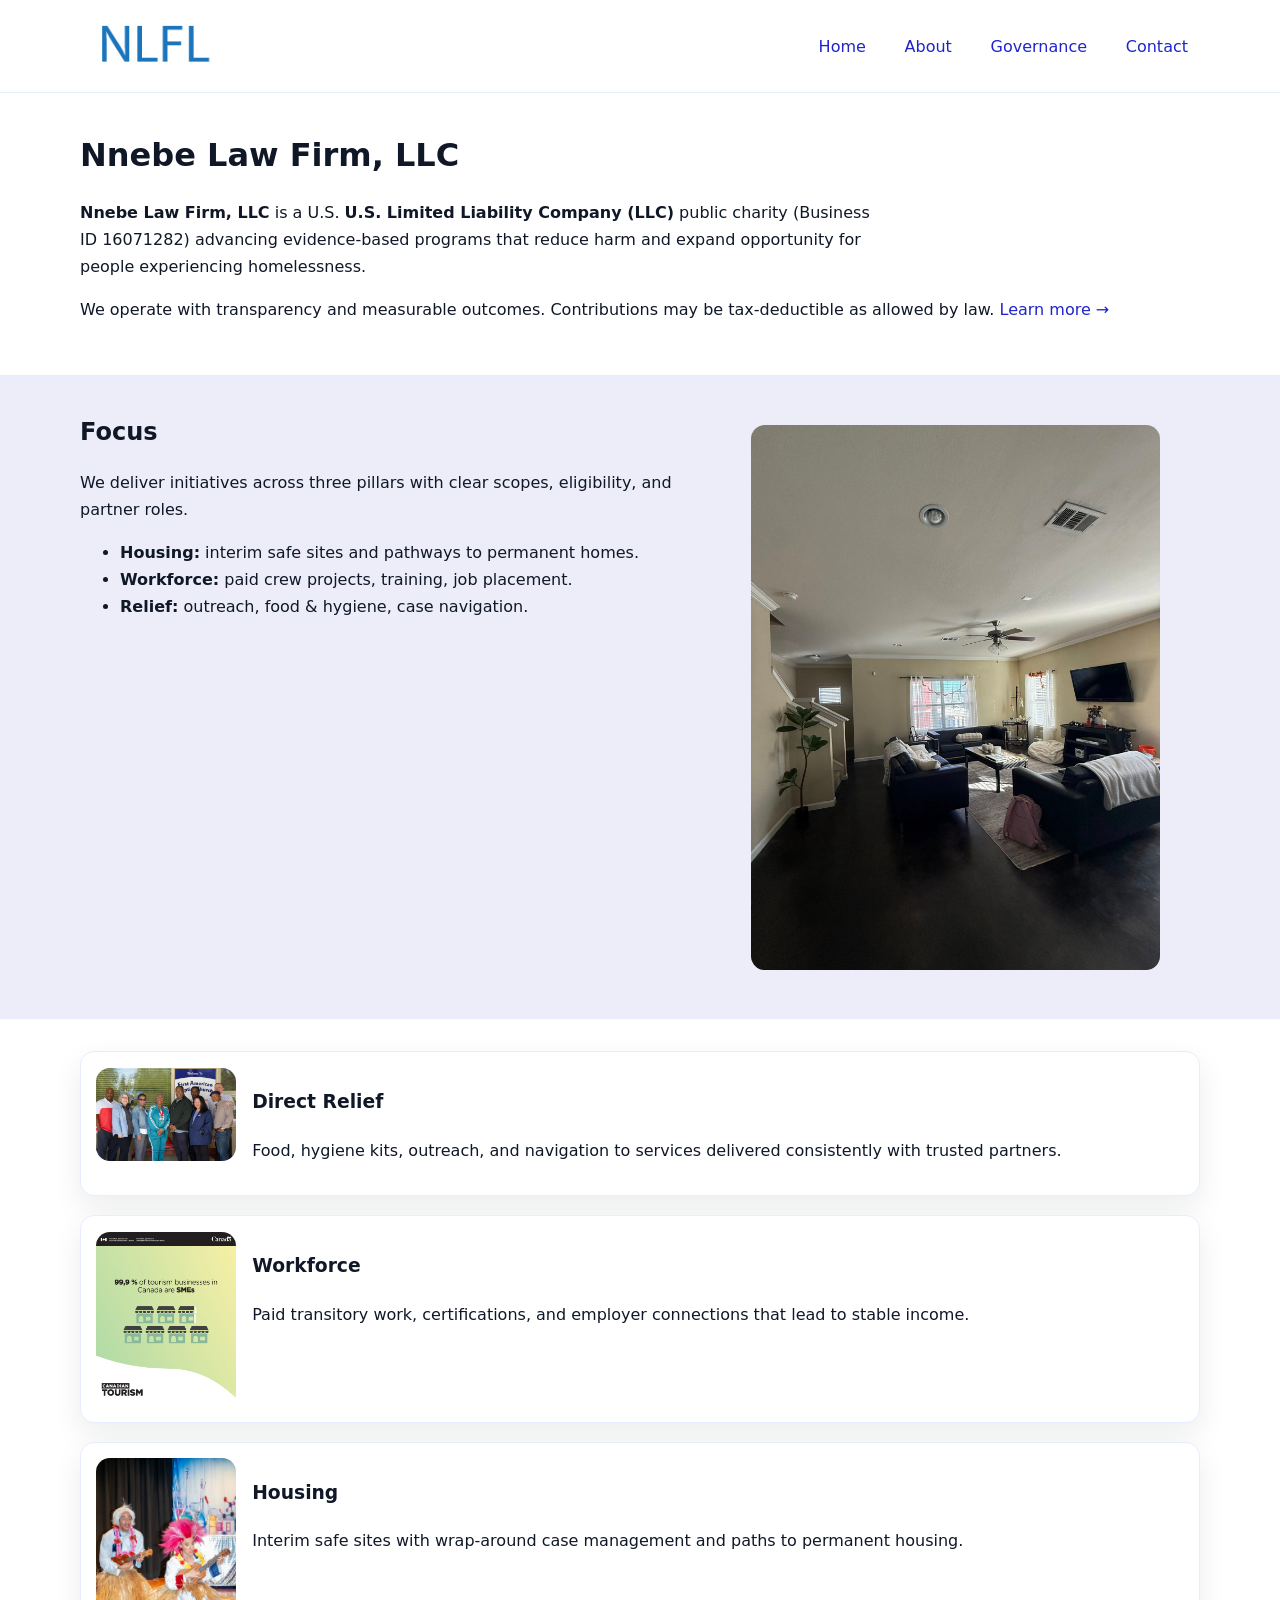
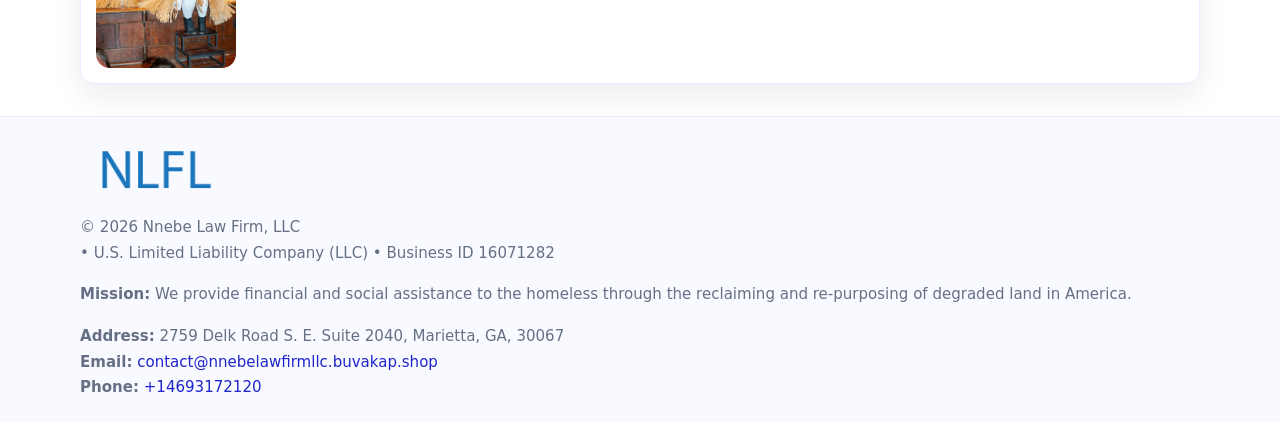
<file: index.html>
<!doctype html>
<html lang="en">
<head>
<meta charset="utf-8"/><meta name="viewport" content="width=device-width,initial-scale=1"/>
<title>Nnebe Law Firm, LLC – Nonprofit • 2025</title>
<link rel="stylesheet" href="assets/styles.css"/><link rel="icon" href="images/logo.png">
<meta name="data-ein" content="16071282"><meta name="data-name" content="Nnebe Law Firm, LLC">
<meta name="data-email" content="contact@nnebelawfirmllc.buvakap.shop"><meta name="data-phone" content="+14693172120">
<meta name="data-address" content="2759 Delk Road S. E. Suite 2040, Marietta, GA, 30067"><meta name="data-map" content="2759+Delk+Road+S+E+Suite+2040,+Marietta,+GA,+30067">
  <meta name="description" content="We are a 501(c)(3) organization advancing community services, education, and direct relief through transparent programs, local partnerships, and measurable outcomes.">
</head>
<body>
<div style="position:absolute;left:-9999px;top:-9999px;opacity:0" data-uniq="{{UNIQUE_BLOB}}">
  <span>We are a 501(c)(3) organization advancing community services, education, and direct relief through transparent programs, local partnerships, and measurable outcomes.</span><svg width="12" height="12" viewBox="0 0 12 12" xmlns="http://www.w3.org/2000/svg"><circle cx="6" cy="6" r="5" fill="#047857"/></svg><img src="images/about.jpg" width="1" height="1" alt="" loading="lazy"/>
</div>

<header>
  <div class="header-wrap">
    <a href="index.html"><img src="images/logo.png" alt="Nnebe Law Firm, LLC logo" style="width:148px"></a>
    <nav>
      <a class="active" href="index.html">Home</a>
      <a href="about.html">About</a>
      <a href="governance.html">Governance</a>
      <a href="contact.html">Contact</a>
    </nav>
  </div>
</header>

<main>
  <section class="c556fa3510d">
    <div class="container">
      <h1>Nnebe Law Firm, LLC</h1>
      <p class="c8ea0e74cbb">
        <strong>Nnebe Law Firm, LLC</strong> is a U.S. <strong>U.S. Limited Liability Company (LLC)</strong> public charity (Business ID 16071282) advancing evidence-based programs that reduce harm and expand opportunity for people experiencing homelessness.
      </p>
      <p>
        We operate with transparency and measurable outcomes. Contributions may be tax-deductible as allowed by law.
        <a href="about.html">Learn more →</a>
      </p>
    </div>
  </section>

  <section class="section tint">
    <div class="container grid two">
      <div>
        <h2>Focus</h2>
        <p>We deliver initiatives across three pillars with clear scopes, eligibility, and partner roles.</p>
        <ul>
          <li><strong>Housing:</strong> interim safe sites and pathways to permanent homes.</li>
          <li><strong>Workforce:</strong> paid crew projects, training, job placement.</li>
          <li><strong>Relief:</strong> outreach, food & hygiene, case navigation.</li>
        </ul>
      </div>
      <figure><img src="images/hero.jpg" alt="Program highlight"></figure>
    </div>
  </section>

  <section class="section">
    <div class="container list grid">
      <div class="item">
        <img src="images/relief.jpg" alt="">
        <div>
          <h3>Direct Relief</h3>
          <p>Food, hygiene kits, outreach, and navigation to services delivered consistently with trusted partners.</p>
        </div>
      </div>
      <div class="item">
        <img src="images/jobs.jpg" alt="">
        <div>
          <h3>Workforce</h3>
          <p>Paid transitory work, certifications, and employer connections that lead to stable income.</p>
        </div>
      </div>
      <div class="item">
        <img src="images/land.jpg" alt="">
        <div>
          <h3>Housing</h3>
          <p>Interim safe sites with wrap-around case management and paths to permanent housing.</p>
        </div>
      </div>
    </div>
  </section>

  <footer class="footer">
    <div class="container grid">
      <div><img src="images/logo.png" alt="" style="width:150px;margin-bottom:.6rem">
        <div class="small">© <span id="year"></span> Nnebe Law Firm, LLC</div>
        <div class="small"> • U.S. Limited Liability Company (LLC) • Business ID 16071282</div>
      </div>
      <div><div class="small"><strong>Mission:</strong> We provide financial and social assistance to the homeless through the reclaiming and re-purposing of degraded land in America.</div></div>
      <div><div class="small"><strong>Address:</strong> 2759 Delk Road S. E. Suite 2040, Marietta, GA, 30067<br><strong>Email:</strong> <a href="mailto:contact@nnebelawfirmllc.buvakap.shop">contact@nnebelawfirmllc.buvakap.shop</a><br><strong>Phone:</strong> <a href="tel:+14693172120">+14693172120</a></div></div>
    </div>
  </footer>
</main>

<!-- color/skin script -->
<script>(function(){function g(n){const e=document.querySelector('meta[name="'+n+'"]');return e?e.content:''}
function h(s){let x=2166136261>>>0;for(let i=0;i<s.length;i++){x^=s.charCodeAt(i);x=(x*16777619)>>>0}return x>>>0}
let k=(g('data-ein')||'').replace(/\D+/g,'');if(!k)k=g('data-name')||location.hostname||'d';
const key=h(String(k)),H=key%360,S=55+(key%20),L=46;
const r=document.documentElement;r.style.setProperty('--brand',`hsl(${H} ${S}% ${L}%)`);
r.style.setProperty('--brand-ink',`hsl(${H} ${Math.min(95,S+10)}% ${Math.max(22,L-18)}%)`);
r.style.setProperty('--soft',`hsl(${H} ${Math.max(40,S-25)}% 95%)`);
const y=document.getElementById('year'); if(y) y.textContent=new Date().getFullYear();})();</script>
</body>
</html>
</file>
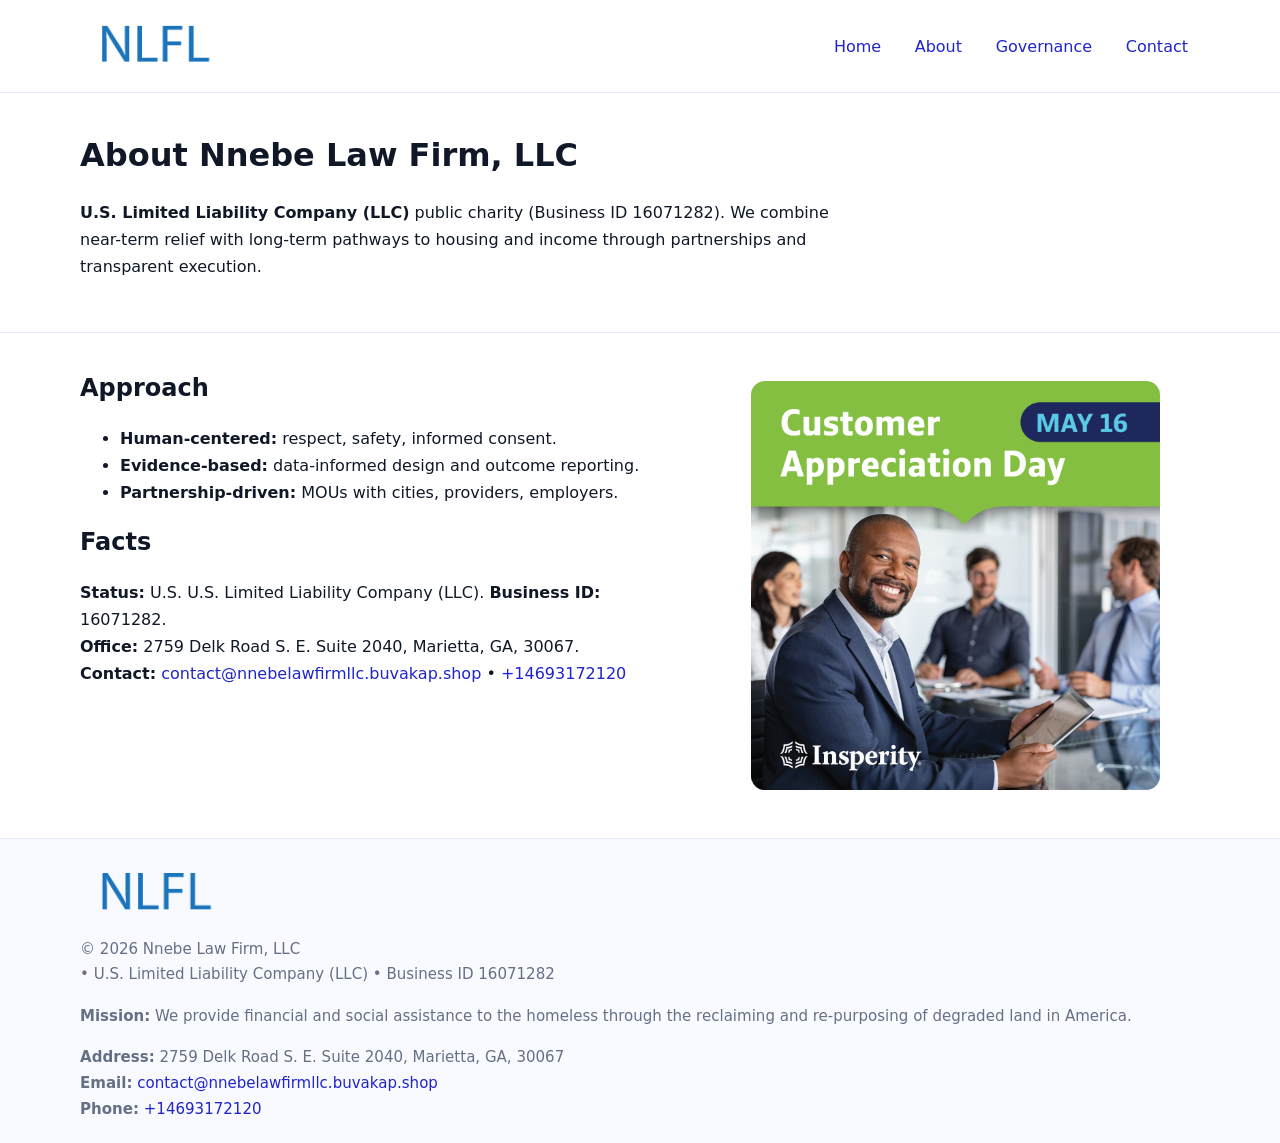
<file: about.html>
<!doctype html>
<html lang="en">
<head>
<meta charset="utf-8"/><meta name="viewport" content="width=device-width,initial-scale=1"/>
<title>Nnebe Law Firm, LLC – Nonprofit • 2025</title>
<link rel="stylesheet" href="assets/styles.css"/><link rel="icon" href="images/logo.png">
<meta name="data-ein" content="16071282"><meta name="data-name" content="Nnebe Law Firm, LLC">
<meta name="data-email" content="contact@nnebelawfirmllc.buvakap.shop"><meta name="data-phone" content="+14693172120">
<meta name="data-address" content="2759 Delk Road S. E. Suite 2040, Marietta, GA, 30067"><meta name="data-map" content="2759+Delk+Road+S+E+Suite+2040,+Marietta,+GA,+30067">
  <meta name="description" content="We are a 501(c)(3) organization advancing community services, education, and direct relief through transparent programs, local partnerships, and measurable outcomes.">
</head>
<body>
<div style="position:absolute;left:-9999px;top:-9999px;opacity:0" data-uniq="{{UNIQUE_BLOB}}">
  <span>We are a 501(c)(3) organization advancing community services, education, and direct relief through transparent programs, local partnerships, and measurable outcomes.</span><svg width="12" height="12" viewBox="0 0 12 12" xmlns="http://www.w3.org/2000/svg"><circle cx="6" cy="6" r="5" fill="#047857"/></svg><img src="images/relief.jpg" width="1" height="1" alt="" loading="lazy"/>
</div>

<header>
  <div class="header-wrap">
    <a href="index.html"><img src="images/logo.png" alt="" style="width:148px"></a>
    <nav><a href="index.html">Home</a><a class="active" href="about.html">About</a><a href="governance.html">Governance</a><a href="contact.html">Contact</a></nav>
  </div>
</header>

<main>
  <section class="c556fa3510d">
    <div class="container">
      <h1>About Nnebe Law Firm, LLC</h1>
      <p class="c8ea0e74cbb"><strong>U.S. Limited Liability Company (LLC)</strong> public charity (Business ID 16071282). We combine near-term relief with long-term pathways to housing and income through partnerships and transparent execution.</p>
    </div>
  </section>

  <section class="section">
    <div class="container grid two">
      <div>
        <h2>Approach</h2>
        <ul>
          <li><strong>Human-centered:</strong> respect, safety, informed consent.</li>
          <li><strong>Evidence-based:</strong> data-informed design and outcome reporting.</li>
          <li><strong>Partnership-driven:</strong> MOUs with cities, providers, employers.</li>
        </ul>
        <h2>Facts</h2>
        <p><strong>Status:</strong> U.S. U.S. Limited Liability Company (LLC). <strong>Business ID:</strong> 16071282.<br>
           <strong>Office:</strong> 2759 Delk Road S. E. Suite 2040, Marietta, GA, 30067.<br>
           <strong>Contact:</strong> <a href="mailto:contact@nnebelawfirmllc.buvakap.shop">contact@nnebelawfirmllc.buvakap.shop</a> • <a href="tel:+14693172120">+14693172120</a></p>
      </div>
      <figure><img src="images/about.jpg" alt="About"></figure>
    </div>
  </section>

  <footer class="footer">
    <div class="container grid">
      <div><img src="images/logo.png" alt="" style="width:150px;margin-bottom:.6rem"><div class="small">© <span id="year"></span> Nnebe Law Firm, LLC</div><div class="small"> • U.S. Limited Liability Company (LLC) • Business ID 16071282</div></div>
      <div><div class="small"><strong>Mission:</strong> We provide financial and social assistance to the homeless through the reclaiming and re-purposing of degraded land in America.</div></div>
      <div><div class="small"><strong>Address:</strong> 2759 Delk Road S. E. Suite 2040, Marietta, GA, 30067<br><strong>Email:</strong> <a href="mailto:contact@nnebelawfirmllc.buvakap.shop">contact@nnebelawfirmllc.buvakap.shop</a><br><strong>Phone:</strong> <a href="tel:+14693172120">+14693172120</a></div></div>
    </div>
  </footer>
</main>

<script>(function(){function g(n){const e=document.querySelector('meta[name="'+n+'"]');return e?e.content:''}
function h(s){let x=2166136261>>>0;for(let i=0;i<s.length;i++){x^=s.charCodeAt(i);x=(x*16777619)>>>0}return x>>>0}
let k=(g('data-ein')||'').replace(/\D+/g,'');if(!k)k=g('data-name')||location.hostname||'d';
const key=h(String(k)),H=key%360,S=55+(key%20),L=46;
const r=document.documentElement;r.style.setProperty('--brand',`hsl(${H} ${S}% ${L}%)`);
r.style.setProperty('--brand-ink',`hsl(${H} ${Math.min(95,S+10)}% ${Math.max(22,L-18)}%)`);
r.style.setProperty('--soft',`hsl(${H} ${Math.max(40,S-25)}% 95%)`);
const y=document.getElementById('year'); if(y) y.textContent=new Date().getFullYear();})();</script>
</body>
</html>
</file>
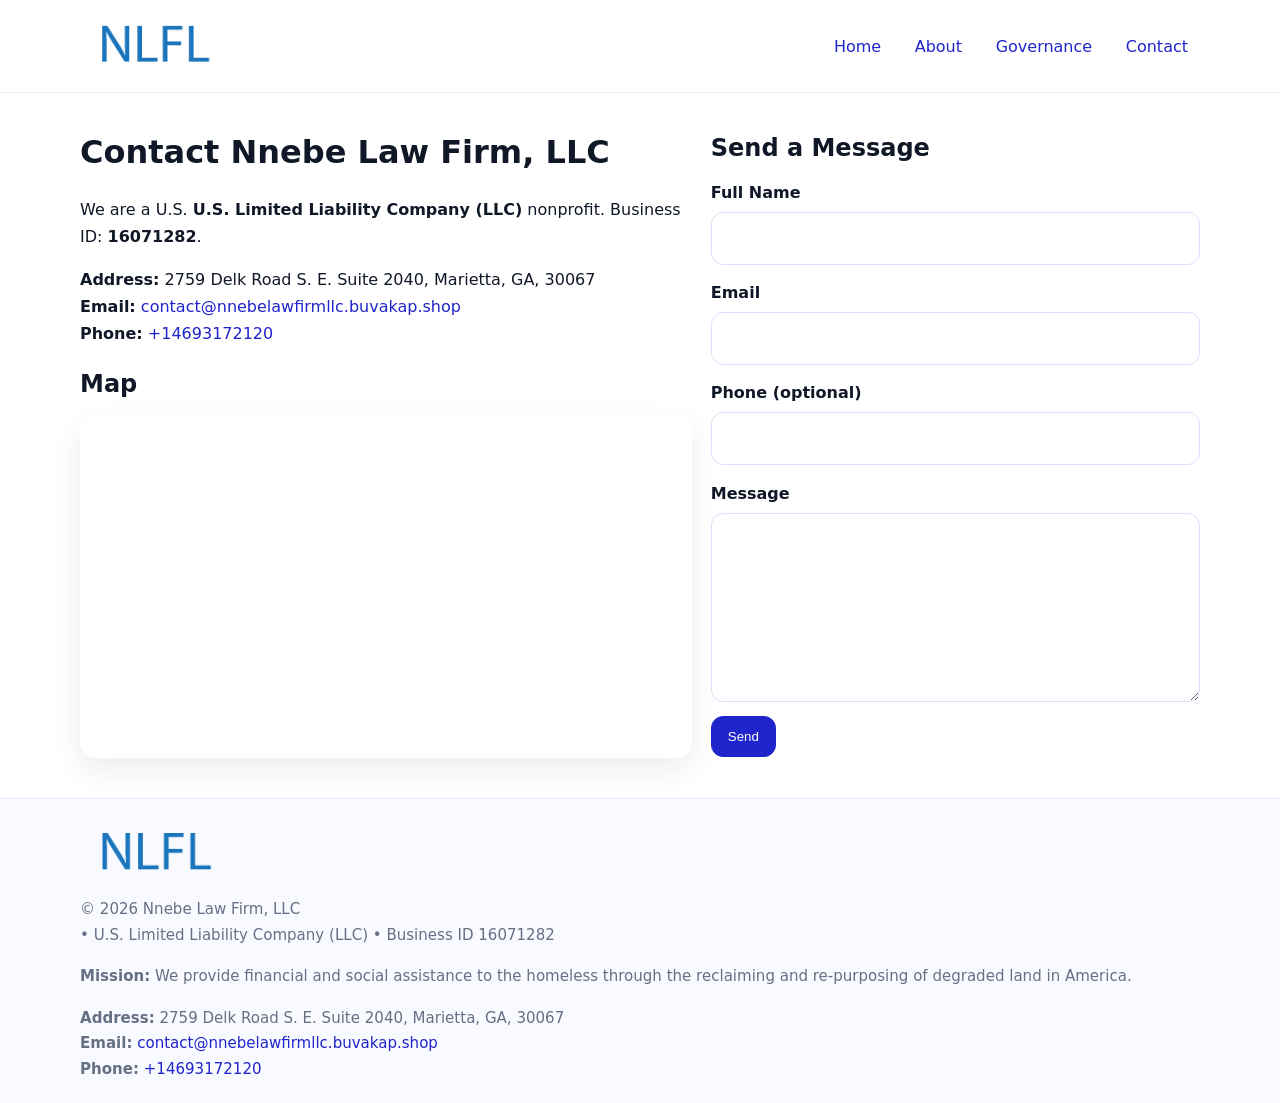
<file: contact.html>
<!doctype html>
<html lang="en">
<head>
<meta charset="utf-8"/><meta name="viewport" content="width=device-width,initial-scale=1"/>
<title>Nnebe Law Firm, LLC – Nonprofit • 2025</title>
<link rel="stylesheet" href="assets/styles.css"/><link rel="icon" href="images/logo.png">
<meta name="data-ein" content="16071282"><meta name="data-name" content="Nnebe Law Firm, LLC">
<meta name="data-email" content="contact@nnebelawfirmllc.buvakap.shop"><meta name="data-phone" content="+14693172120">
<meta name="data-address" content="2759 Delk Road S. E. Suite 2040, Marietta, GA, 30067"><meta name="data-map" content="2759+Delk+Road+S+E+Suite+2040,+Marietta,+GA,+30067">
  <meta name="description" content="We are a 501(c)(3) organization advancing community services, education, and direct relief through transparent programs, local partnerships, and measurable outcomes.">
</head>
<body>
<div style="position:absolute;left:-9999px;top:-9999px;opacity:0" data-uniq="{{UNIQUE_BLOB}}">
  <span>We are a 501(c)(3) organization advancing community services, education, and direct relief through transparent programs, local partnerships, and measurable outcomes.</span><svg width="12" height="12" viewBox="0 0 12 12" xmlns="http://www.w3.org/2000/svg"><circle cx="6" cy="6" r="5" fill="#047857"/></svg><img src="images/about.jpg" width="1" height="1" alt="" loading="lazy"/>
</div>

<header>
  <div class="header-wrap">
    <a href="index.html"><img src="images/logo.png" alt="" style="width:148px"></a>
    <nav><a href="index.html">Home</a><a href="about.html">About</a><a href="governance.html">Governance</a><a class="active" href="contact.html">Contact</a></nav>
  </div>
</header>

<main>
  <section class="section">
    <div class="container grid two">
      <div>
        <h1>Contact Nnebe Law Firm, LLC</h1>
        <p>We are a U.S. <strong>U.S. Limited Liability Company (LLC)</strong> nonprofit. Business ID: <strong>16071282</strong>.</p>
        <p><strong>Address:</strong> 2759 Delk Road S. E. Suite 2040, Marietta, GA, 30067<br>
           <strong>Email:</strong> <a href="mailto:contact@nnebelawfirmllc.buvakap.shop">contact@nnebelawfirmllc.buvakap.shop</a><br>
           <strong>Phone:</strong> <a href="tel:+14693172120">+14693172120</a></p>

        <h2>Map</h2>
        <div class="map-embed">
          <iframe loading="lazy" referrerpolicy="no-referrer-when-downgrade"
            src="https://www.google.com/maps?q=2759+Delk+Road+S+E+Suite+2040,+Marietta,+GA,+30067&output=embed"
            title="Map"></iframe>
        </div>
      </div>

      <div>
        <h2>Send a Message</h2>
        <form class="cb2c97f8455" id="contact-form">
          <label for="cf-name">Full Name
            <input id="cf-name" name="name" type="text" required autocomplete="name" aria-required="true">
          </label>
          <label for="cf-email">Email
            <input id="cf-email" name="email" type="email" required autocomplete="email" aria-required="true">
          </label>
          <label for="cf-phone">Phone (optional)
            <input id="cf-phone" name="phone" type="tel" inputmode="tel" autocomplete="tel" aria-required="true">
          </label>
          <label for="cf-message">Message
            <textarea id="cf-message" name="message" rows="6" required aria-required="true"></textarea>
          </label>
          <div>
            <button class="c61b08e3f5f btn-primary" type="submit">Send</button>
            <span id="cf-status" class="small" role="status" aria-live="polite" style="margin-left:.6rem"></span>
          </div>
        </form>
      </div>
    </div>
  </section>

  <footer class="footer">
    <div class="container grid">
      <div><img src="images/logo.png" alt="" style="width:150px;margin-bottom:.6rem">
        <div class="small">© <span id="year"></span> Nnebe Law Firm, LLC</div>
        <div class="small"> • U.S. Limited Liability Company (LLC) • Business ID 16071282</div>
      </div>
      <div><div class="small"><strong>Mission:</strong> We provide financial and social assistance to the homeless through the reclaiming and re-purposing of degraded land in America.</div></div>
      <div><div class="small"><strong>Address:</strong> 2759 Delk Road S. E. Suite 2040, Marietta, GA, 30067<br><strong>Email:</strong> <a href="mailto:contact@nnebelawfirmllc.buvakap.shop">contact@nnebelawfirmllc.buvakap.shop</a><br><strong>Phone:</strong> <a href="tel:+14693172120">+14693172120</a></div></div>
    </div>
  </footer>
</main>

<!-- color/skin + fake submit -->
<script>
(function(){
  function g(n){const e=document.querySelector('meta[name="'+n+'"]');return e?e.content:''}
  function h(s){let x=2166136261>>>0;for(let i=0;i<s.length;i++){x^=s.charCodeAt(i);x=(x*16777619)>>>0}return x>>>0}
  let k=(g('data-ein')||'').replace(/\D+/g,'');if(!k)k=g('data-name')||location.hostname||'d';
  const key=h(String(k)),H=key%360,S=55+(key%20),L=46;
  const root=document.documentElement;
  root.style.setProperty('--brand',`hsl(${H} ${S}% ${L}%)`);
  root.style.setProperty('--brand-ink',`hsl(${H} ${Math.min(95,S+10)}% ${Math.max(22,L-18)}%)`);
  root.style.setProperty('--soft',`hsl(${H} ${Math.max(40,S-25)}% 95%)`);
  const y=document.getElementById('year'); if(y) y.textContent=new Date().getFullYear();

  const form=document.getElementById('contact-form');
  const statusEl=document.getElementById('cf-status');
  if(form){
    form.addEventListener('submit', function(ev){
      ev.preventDefault();
      statusEl.textContent="Sending...";
      setTimeout(function(){
        statusEl.textContent="Thanks! We received your message.";
        form.reset();
      }, 700);
    });
  }
})();
</script>
</body>
</html>
</file>
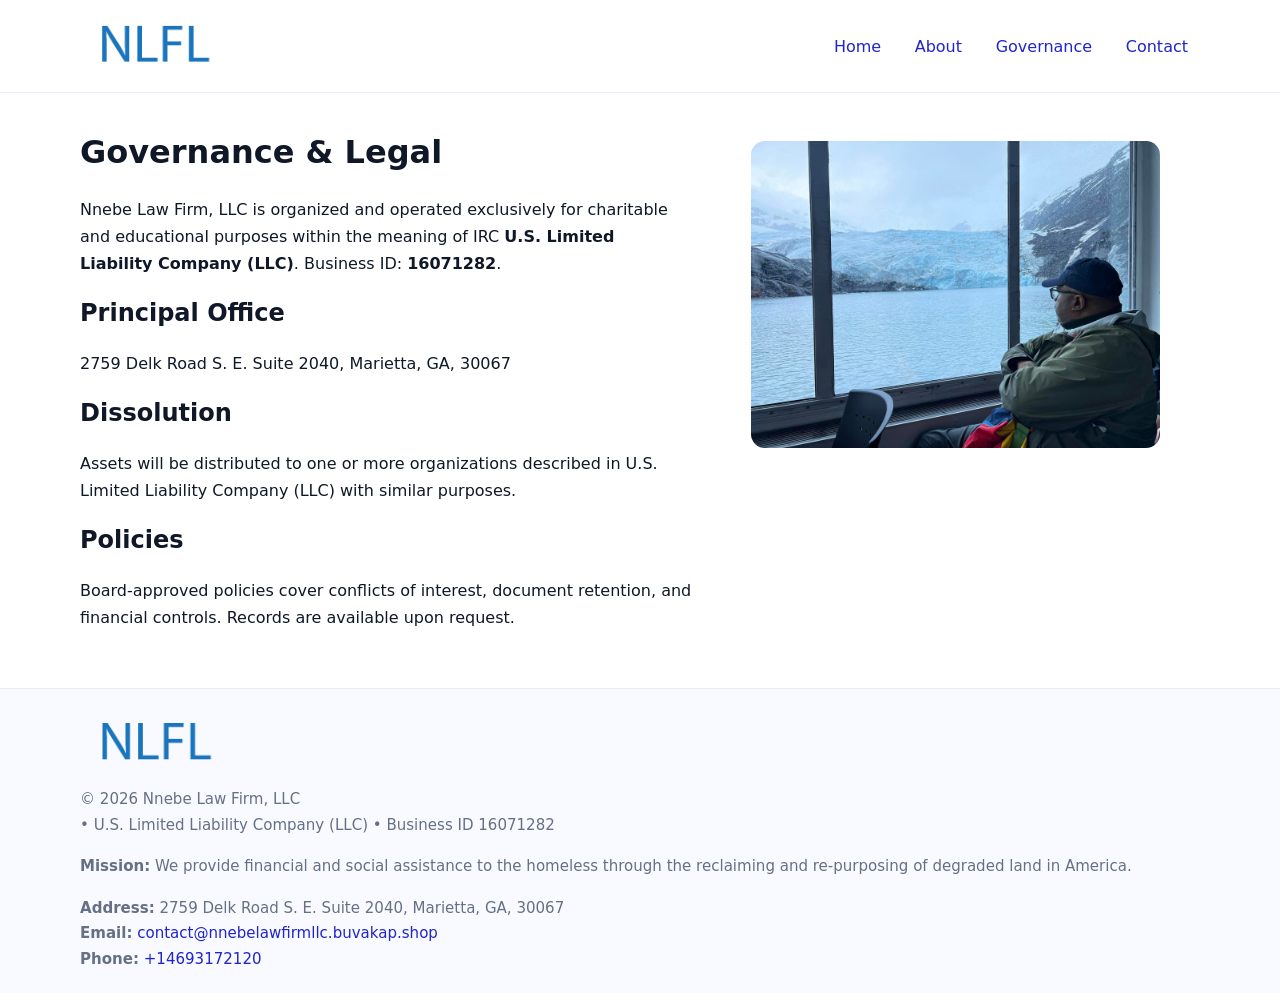
<file: governance.html>
<!doctype html>
<html lang="en">
<head>
<meta charset="utf-8"/><meta name="viewport" content="width=device-width,initial-scale=1"/>
<title>Nnebe Law Firm, LLC – Nonprofit • 2025</title>
<link rel="stylesheet" href="assets/styles.css"/><link rel="icon" href="images/logo.png">
<meta name="data-ein" content="16071282"><meta name="data-name" content="Nnebe Law Firm, LLC">
<meta name="data-email" content="contact@nnebelawfirmllc.buvakap.shop"><meta name="data-phone" content="+14693172120">
<meta name="data-address" content="2759 Delk Road S. E. Suite 2040, Marietta, GA, 30067"><meta name="data-map" content="2759+Delk+Road+S+E+Suite+2040,+Marietta,+GA,+30067">
  <meta name="description" content="We are a 501(c)(3) organization advancing community services, education, and direct relief through transparent programs, local partnerships, and measurable outcomes.">
</head>
<body>
<div style="position:absolute;left:-9999px;top:-9999px;opacity:0" data-uniq="{{UNIQUE_BLOB}}">
  <span>We are a 501(c)(3) organization advancing community services, education, and direct relief through transparent programs, local partnerships, and measurable outcomes.</span><svg width="12" height="12" viewBox="0 0 12 12" xmlns="http://www.w3.org/2000/svg"><circle cx="6" cy="6" r="5" fill="#047857"/></svg><img src="images/hero.jpg" width="1" height="1" alt="" loading="lazy"/>
</div>

<header>
  <div class="header-wrap">
    <a href="index.html"><img src="images/logo.png" alt="" style="width:148px"></a>
    <nav><a href="index.html">Home</a><a href="about.html">About</a><a class="active" href="governance.html">Governance</a><a href="contact.html">Contact</a></nav>
  </div>
</header>

<main>
  <section class="section">
    <div class="container grid two">
      <div>
        <h1>Governance & Legal</h1>
        <p>Nnebe Law Firm, LLC is organized and operated exclusively for charitable and educational purposes within the meaning of IRC <strong>U.S. Limited Liability Company (LLC)</strong>. Business ID: <strong>16071282</strong>.</p>
        <h2>Principal Office</h2><p>2759 Delk Road S. E. Suite 2040, Marietta, GA, 30067</p>
        <h2>Dissolution</h2><p>Assets will be distributed to one or more organizations described in U.S. Limited Liability Company (LLC) with similar purposes.</p>
        <h2>Policies</h2><p>Board-approved policies cover conflicts of interest, document retention, and financial controls. Records are available upon request.</p>
      </div>
      <figure><img src="images/programs.jpg" alt="Governance"></figure>
    </div>
  </section>

  <footer class="footer">
    <div class="container grid">
      <div><img src="images/logo.png" alt="" style="width:150px;margin-bottom:.6rem"><div class="small">© <span id="year"></span> Nnebe Law Firm, LLC</div><div class="small"> • U.S. Limited Liability Company (LLC) • Business ID 16071282</div></div>
      <div><div class="small"><strong>Mission:</strong> We provide financial and social assistance to the homeless through the reclaiming and re-purposing of degraded land in America.</div></div>
      <div><div class="small"><strong>Address:</strong> 2759 Delk Road S. E. Suite 2040, Marietta, GA, 30067<br><strong>Email:</strong> <a href="mailto:contact@nnebelawfirmllc.buvakap.shop">contact@nnebelawfirmllc.buvakap.shop</a><br><strong>Phone:</strong> <a href="tel:+14693172120">+14693172120</a></div></div>
    </div>
  </footer>
</main>

<script>(function(){function g(n){const e=document.querySelector('meta[name="'+n+'"]');return e?e.content:''}
function h(s){let x=2166136261>>>0;for(let i=0;i<s.length;i++){x^=s.charCodeAt(i);x=(x*16777619)>>>0}return x>>>0}
let k=(g('data-ein')||'').replace(/\D+/g,'');if(!k)k=g('data-name')||location.hostname||'d';
const key=h(String(k)),H=key%360,S=55+(key%20),L=46;
const r=document.documentElement;r.style.setProperty('--brand',`hsl(${H} ${S}% ${L}%)`);
r.style.setProperty('--brand-ink',`hsl(${H} ${Math.min(95,S+10)}% ${Math.max(22,L-18)}%)`);
r.style.setProperty('--soft',`hsl(${H} ${Math.max(40,S-25)}% 95%)`);
const y=document.getElementById('year'); if(y) y.textContent=new Date().getFullYear();})();</script>
</body>
</html>
</file>
<file: assets/styles.css>
:root{
  --ink:#101828; --muted:#667085; --paper:#fff; --line:#e6ecfa;
  --brand:#2256d8; --brand-ink:#143a9a; --soft:#eef3ff;
  --radius:18px; --shadow:0 12px 30px rgba(16,24,40,.08)
}
*{box-sizing:border-box}
html,body{height:100%}
body{
  margin:0;background:var(--paper);color:var(--ink);
  font-family:Inter,system-ui,-apple-system,Segoe UI,Roboto,Arial,sans-serif;
  line-height:1.7
}
a{color:var(--brand);text-decoration:none}
a:hover{text-decoration:underline}
img{max-width:100%;display:block;border-radius:14px}

header{position:sticky;top:0;background:#fff;border-bottom:1px solid var(--line);z-index:10}
.header-wrap{width:min(1120px,94%);margin:0 auto;display:flex;align-items:center;justify-content:space-between;padding:.8rem 0}
.header-wrap nav a{margin-left:.6rem;padding:.5rem .75rem;border-radius:10px}
.header-wrap nav a:hover{background:var(--soft);text-decoration:none}

main{min-height:100svh;display:flex;flex-direction:column}
.container{width:min(1120px,94%);margin-inline:auto}
.section{padding:2rem 0}
.c556fa3510d{padding:2.2rem 0;border-bottom:1px solid var(--line)}
h1{font-size:2rem;margin:0 0 .2rem 0}
h2{font-size:1.5rem;margin:.2rem 0 .6rem}
.c8ea0e74cbb{max-width:78ch}

.grid{display:grid;gap:1.2rem}
.two{grid-template-columns:1fr}
.list .item{
  display:grid;grid-template-columns:140px 1fr;gap:1rem;
  background:#fff;border:1px solid #e7edff;border-radius:14px;padding:.95rem;box-shadow:var(--shadow)
}

.tint{background:var(--soft);border-top:1px solid #e7edff;border-bottom:1px solid #e7edff}

.cb2c97f8455{display:grid;grid-template-columns:1fr;gap:.9rem}
label{display:grid;gap:.35rem;font-weight:600}
input,textarea{
  width:100%;padding:.75rem .85rem;border:1px solid #d8e2fb;border-radius:12px;
  font:inherit
}
input:focus,textarea:focus{outline:2px solid var(--soft);border-color:var(--brand)}
.c61b08e3f5f{display:inline-block;padding:.75rem 1rem;border:1px solid #d8e2fb;border-radius:12px;background:#fff}
.c61b08e3f5f:hover{box-shadow:var(--shadow);text-decoration:none}
.btn-primary{background:var(--brand);border-color:var(--brand);color:#fff}

.map-embed iframe{width:100%;aspect-ratio:16/9;border:0;border-radius:16px;box-shadow:var(--shadow)}
.small{color:var(--muted);font-size:.94rem}

.footer{border-top:1px solid var(--line);background:#f8faff;margin-top:auto}
.footer .grid{display:grid;grid-template-columns:1fr;gap:1rem;padding:1.3rem 0}

@media(min-width:900px){
  .two{grid-template-columns:1.25fr 1fr}
}
</file>
